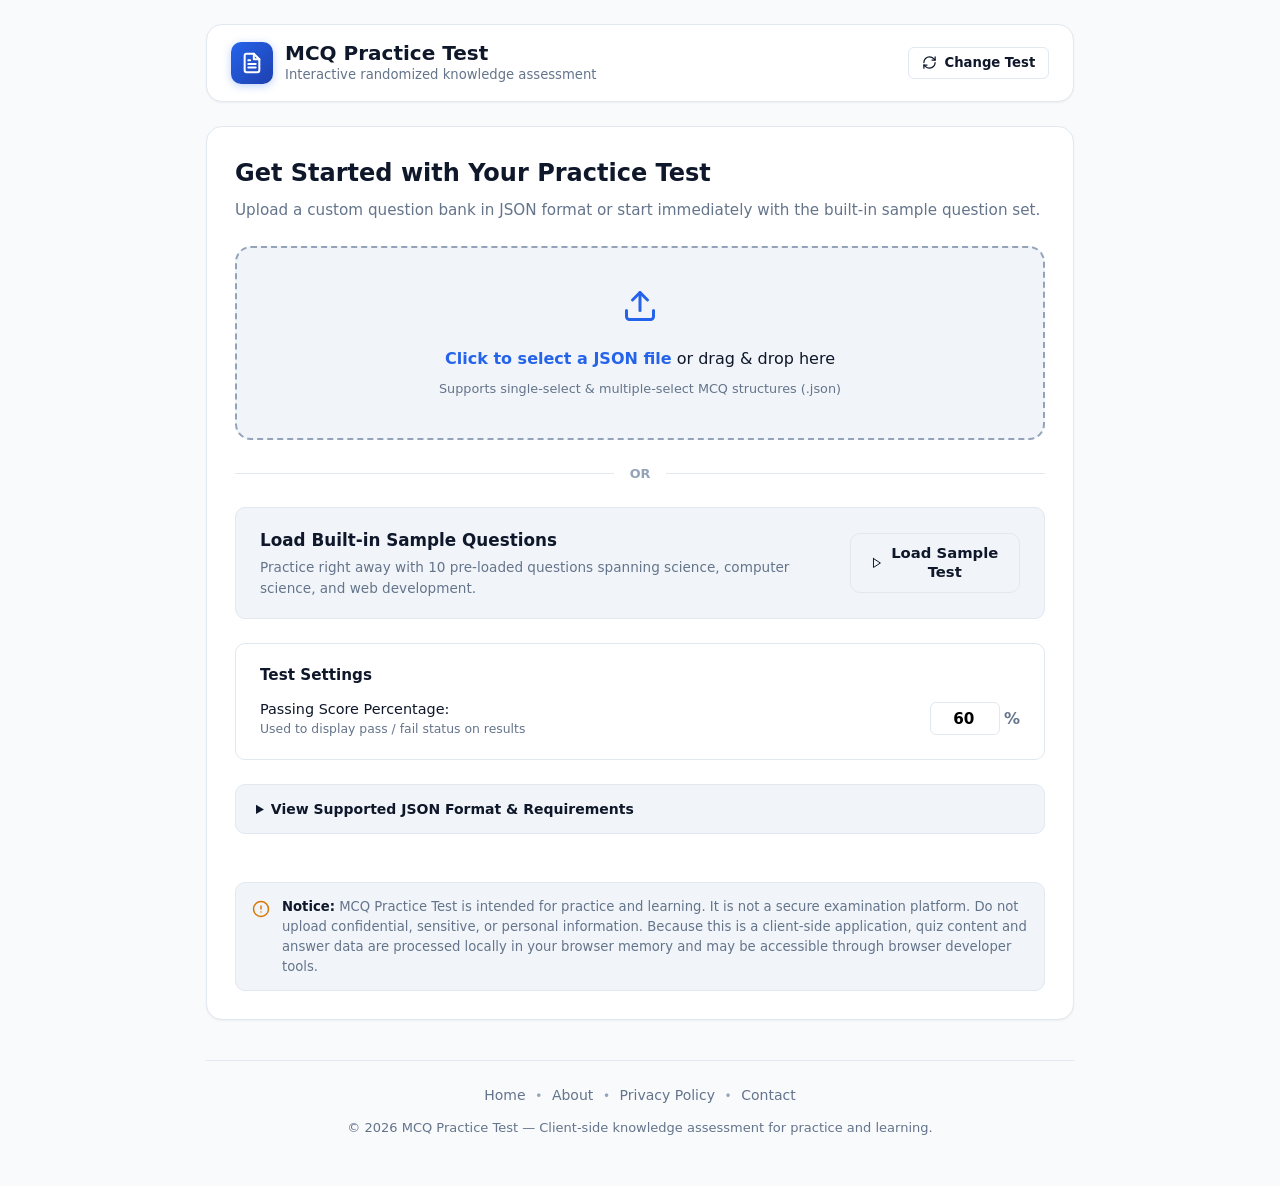
<file: index.html>
<!DOCTYPE html>
<html lang="en">
<head>
  <meta charset="UTF-8">
  <meta name="viewport" content="width=device-width, initial-scale=1.0">
  <title>MCQ Practice Test</title>

  <!-- Google tag (gtag.js) -->
  <script async src="https://www.googletagmanager.com/gtag/js?id=G-14VQH0M6HV"></script>
  <script>
    window.dataLayer = window.dataLayer || [];
    function gtag(){dataLayer.push(arguments);}
    gtag('js', new Date());

    gtag('config', 'G-14VQH0M6HV');
  </script>

  <link rel="stylesheet" href="style.css">
</head>
<body>
  <div class="app-container">
    <!-- Header -->
    <header class="app-header">
      <div class="header-content">
        <div class="brand">
          <div class="logo-icon" aria-hidden="true">
            <svg width="22" height="22" viewBox="0 0 24 24" fill="none" stroke="currentColor" stroke-width="2.2" stroke-linecap="round" stroke-linejoin="round">
              <path d="M14 2H6a2 2 0 0 0-2 2v16a2 2 0 0 0 2 2h12a2 2 0 0 0 2-2V8z"></path>
              <polyline points="14 2 14 8 20 8"></polyline>
              <line x1="16" y1="13" x2="8" y2="13"></line>
              <line x1="16" y1="17" x2="8" y2="17"></line>
              <polyline points="10 9 9 9 8 9"></polyline>
            </svg>
          </div>
          <div>
            <h1 class="app-title"><a href="index.html" class="brand-link">MCQ Practice Test</a></h1>
            <p class="app-subtitle" id="header-subtitle">Interactive randomized knowledge assessment</p>
          </div>
        </div>

        <div class="header-actions" id="header-actions">
          <button type="button" class="btn btn-outline btn-sm" id="btn-header-new" title="Load or choose a different question set">
            <svg width="15" height="15" viewBox="0 0 24 24" fill="none" stroke="currentColor" stroke-width="2" stroke-linecap="round" stroke-linejoin="round">
              <path d="M3 12a9 9 0 0 1 9-9 9.75 9.75 0 0 1 6.74 2.74L21 8"></path>
              <path d="M21 3v5h-5"></path>
              <path d="M21 12a9 9 0 0 1-9 9 9.75 9.75 0 0 1-6.74-2.74L3 16"></path>
              <path d="M8 16H3v5"></path>
            </svg>
            <span>Change Test</span>
          </button>
        </div>
      </div>
    </header>

    <!-- Main Content Area -->
    <main class="main-content">
      <!-- SCREEN 1: Setup / Upload Screen -->
      <section id="screen-setup" class="screen active" aria-labelledby="setup-heading">
        <div class="card setup-card">
          <div class="setup-header">
            <h2 id="setup-heading">Get Started with Your Practice Test</h2>
            <p>Upload a custom question bank in JSON format or start immediately with the built-in sample question set.</p>
          </div>

          <!-- Alert / Error message container -->
          <div id="setup-error" class="alert alert-danger" role="alert" style="display: none;">
            <div class="alert-icon" aria-hidden="true">
              <svg width="18" height="18" viewBox="0 0 24 24" fill="none" stroke="currentColor" stroke-width="2" stroke-linecap="round" stroke-linejoin="round">
                <circle cx="12" cy="12" r="10"></circle>
                <line x1="12" y1="8" x2="12" y2="12"></line>
                <line x1="12" y1="16" x2="12.01" y2="16"></line>
              </svg>
            </div>
            <div class="alert-content">
              <strong class="alert-title">Validation Error</strong>
              <div id="setup-error-message" class="alert-text"></div>
            </div>
          </div>

          <!-- File Upload Zone -->
          <div class="upload-zone" id="drop-zone" tabindex="0" role="button" aria-label="Upload JSON file. Click or drag and drop.">
            <input type="file" id="file-input" accept=".json,application/json" class="visually-hidden">
            <div class="upload-icon" aria-hidden="true">
              <svg width="36" height="36" viewBox="0 0 24 24" fill="none" stroke="currentColor" stroke-width="2" stroke-linecap="round" stroke-linejoin="round">
                <path d="M21 15v4a2 2 0 0 1-2 2H5a2 2 0 0 1-2-2v-4"></path>
                <polyline points="17 8 12 3 7 8"></polyline>
                <line x1="12" y1="3" x2="12" y2="15"></line>
              </svg>
            </div>
            <p class="upload-prompt"><strong>Click to select a JSON file</strong> or drag & drop here</p>
            <span class="upload-hint">Supports single-select & multiple-select MCQ structures (.json)</span>
          </div>

          <div class="divider"><span>OR</span></div>

          <!-- Quick Launch with Sample -->
          <div class="sample-launch-box">
            <div class="sample-info">
              <h3>Load Built-in Sample Questions</h3>
              <p>Practice right away with 10 pre-loaded questions spanning science, computer science, and web development.</p>
            </div>
            <button type="button" class="btn btn-secondary" id="btn-load-sample">
              <svg width="16" height="16" viewBox="0 0 24 24" fill="none" stroke="currentColor" stroke-width="2" stroke-linecap="round" stroke-linejoin="round">
                <polygon points="5 3 19 12 5 21 5 3"></polygon>
              </svg>
              <span>Load Sample Test</span>
            </button>
          </div>

          <!-- Test Settings -->
          <div class="settings-box">
            <h3 class="settings-title">Test Settings</h3>
            <div class="setting-item">
              <label for="pass-threshold" class="setting-label">
                <span>Passing Score Percentage:</span>
                <span class="setting-subtext">Used to display pass / fail status on results</span>
              </label>
              <div class="setting-control">
                <input type="number" id="pass-threshold" min="0" max="100" value="60" class="input-number">
                <span class="input-suffix">%</span>
              </div>
            </div>
          </div>

          <!-- Accordion / Format Guidelines -->
          <details class="json-schema-guide">
            <summary>View Supported JSON Format & Requirements</summary>
            <div class="schema-details">
              <p>Your JSON file should contain an array of question objects adhering to this structure:</p>
              <pre><code>[
  {
    "id": 1,
    "question": "What is the capital of France?",
    "type": "single",
    "options": [
      { "id": "A", "text": "Rome" },
      { "id": "B", "text": "Paris" },
      { "id": "C", "text": "Berlin" },
      { "id": "D", "text": "Madrid" }
    ],
    "answer": ["B"]
  },
  {
    "id": 2,
    "question": "Which are programming languages?",
    "type": "multiple",
    "options": [
      { "id": "A", "text": "Python" },
      { "id": "B", "text": "HTML" },
      { "id": "C", "text": "Java" },
      { "id": "D", "text": "CSS" }
    ],
    "answer": ["A", "C"]
  }
]</code></pre>
              <ul>
                <li><strong>type</strong>: <code>"single"</code> for one answer, <code>"multiple"</code> for one or more answers.</li>
                <li><strong>options</strong>: list of options with unique <code>id</code> and non-empty <code>text</code>.</li>
                <li><strong>answer</strong>: array containing the option IDs of all correct answers.</li>
              </ul>
              <p style="margin-top: 0.75rem; font-size: 0.85rem; color: var(--text-muted); line-height: 1.5;">
                <strong>Tip:</strong> Your results are evaluated using the answer key provided in your question bank. Please ensure the correct answer option IDs are specified in the <code>answer</code> field for each question.
              </p>
            </div>
          </details>

          <!-- Quiz Disclaimer -->
          <div class="quiz-disclaimer" role="note" aria-label="Practice disclaimer">
            <div class="disclaimer-icon" aria-hidden="true">
              <svg width="18" height="18" viewBox="0 0 24 24" fill="none" stroke="currentColor" stroke-width="2" stroke-linecap="round" stroke-linejoin="round">
                <circle cx="12" cy="12" r="10"></circle>
                <line x1="12" y1="8" x2="12" y2="12"></line>
                <line x1="12" y1="16" x2="12.01" y2="16"></line>
              </svg>
            </div>
            <p class="disclaimer-text">
              <strong>Notice:</strong> MCQ Practice Test is intended for practice and learning. It is not a secure examination platform. Do not upload confidential, sensitive, or personal information. Because this is a client-side application, quiz content and answer data are processed locally in your browser memory and may be accessible through browser developer tools.
            </p>
          </div>
        </div>
      </section>

      <!-- SCREEN 2: Quiz / Practice Screen -->
      <section id="screen-quiz" class="screen" aria-labelledby="quiz-question-title">
        <!-- Status Bar -->
        <div class="quiz-status-bar card">
          <div class="status-top">
            <div class="progress-label-wrap">
              <span class="badge badge-primary" id="quiz-progress-text">Question 1 of 10</span>
              <span class="text-muted" id="quiz-answered-count">0 of 10 answered</span>
            </div>
            <div class="status-actions">
              <button type="button" class="btn btn-ghost btn-sm" id="btn-toggle-nav" aria-expanded="false" aria-controls="quiz-navigator">
                <svg width="16" height="16" viewBox="0 0 24 24" fill="none" stroke="currentColor" stroke-width="2" stroke-linecap="round" stroke-linejoin="round">
                  <rect x="3" y="3" width="7" height="7"></rect>
                  <rect x="14" y="3" width="7" height="7"></rect>
                  <rect x="14" y="14" width="7" height="7"></rect>
                  <rect x="3" y="14" width="7" height="7"></rect>
                </svg>
                <span>Question Overview</span>
              </button>
            </div>
          </div>
          <!-- Progress bar -->
          <div class="progress-bar-track" role="progressbar" aria-valuenow="10" aria-valuemin="0" aria-valuemax="100">
            <div class="progress-bar-fill" id="quiz-progress-fill" style="width: 10%;"></div>
          </div>
        </div>

        <!-- Question Navigator Drawer (grid of question numbers) -->
        <div class="quiz-navigator card" id="quiz-navigator" style="display: none;">
          <div class="navigator-header">
            <h4>Question Navigator</h4>
            <div class="navigator-legend">
              <span class="legend-item"><span class="legend-dot current"></span> Current</span>
              <span class="legend-item"><span class="legend-dot answered"></span> Answered</span>
              <span class="legend-item"><span class="legend-dot unanswered"></span> Unanswered</span>
            </div>
          </div>
          <div class="navigator-grid" id="navigator-grid" role="navigation" aria-label="Question selection grid">
            <!-- Dynamically populated question chips -->
          </div>
        </div>

        <!-- Question Presentation Card -->
        <div class="card question-card">
          <div class="question-header">
            <div class="type-indicator-wrap">
              <span class="badge" id="question-type-badge">Single Choice</span>
              <span class="type-hint" id="question-type-hint">Choose 1 answer</span>
            </div>
            <button type="button" class="btn btn-ghost btn-sm btn-clear-selection" id="btn-clear-selection" title="Clear current answer choice">
              Clear choice
            </button>
          </div>

          <h2 class="question-text" id="quiz-question-title">Loading question...</h2>

          <!-- Options Container -->
          <div class="options-container" id="quiz-options-container" role="group" aria-label="Answer options">
            <!-- Dynamically generated option cards -->
          </div>

          <!-- Bottom Navigation Bar -->
          <div class="question-footer">
            <button type="button" class="btn btn-secondary" id="btn-prev-question" disabled>
              <svg width="16" height="16" viewBox="0 0 24 24" fill="none" stroke="currentColor" stroke-width="2" stroke-linecap="round" stroke-linejoin="round">
                <polyline points="15 18 9 12 15 6"></polyline>
              </svg>
              <span>Previous</span>
            </button>

            <div class="footer-center">
              <span class="keyboard-tip">Tip: Use Arrow keys to navigate, Space to select</span>
            </div>

            <div class="footer-next-group">
              <button type="button" class="btn btn-primary" id="btn-next-question">
                <span>Next</span>
                <svg width="16" height="16" viewBox="0 0 24 24" fill="none" stroke="currentColor" stroke-width="2" stroke-linecap="round" stroke-linejoin="round">
                  <polyline points="9 18 15 12 9 6"></polyline>
                </svg>
              </button>
              <button type="button" class="btn btn-success" id="btn-submit-test" style="display: none;">
                <svg width="16" height="16" viewBox="0 0 24 24" fill="none" stroke="currentColor" stroke-width="2" stroke-linecap="round" stroke-linejoin="round">
                  <path d="M22 11.08V12a10 10 0 1 1-5.93-9.14"></path>
                  <polyline points="22 4 12 14.01 9 11.01"></polyline>
                </svg>
                <span>Submit Test</span>
              </button>
            </div>
          </div>
        </div>
      </section>

      <!-- SCREEN 3: Results Screen -->
      <section id="screen-results" class="screen" aria-labelledby="results-heading">
        <div class="card results-card">
          <div class="results-hero">
            <div class="score-circle" id="score-circle">
              <div class="score-number" id="result-score-percent">0%</div>
              <div class="score-label">Final Score</div>
            </div>

            <h2 id="results-heading" class="results-title">Test Completed!</h2>
            <div id="result-status-badge" class="badge badge-lg">Passed</div>
            <p class="results-feedback" id="result-feedback-text">Review your performance breakdown below.</p>
          </div>

          <!-- Stats Grid -->
          <div class="stats-grid">
            <div class="stat-card">
              <div class="stat-icon icon-total" aria-hidden="true">
                <svg width="20" height="20" viewBox="0 0 24 24" fill="none" stroke="currentColor" stroke-width="2" stroke-linecap="round" stroke-linejoin="round">
                  <circle cx="12" cy="12" r="10"></circle>
                  <line x1="12" y1="16" x2="12" y2="12"></line>
                  <line x1="12" y1="8" x2="12.01" y2="8"></line>
                </svg>
              </div>
              <div class="stat-value" id="stat-total">0</div>
              <div class="stat-name">Total Questions</div>
            </div>

            <div class="stat-card">
              <div class="stat-icon icon-correct" aria-hidden="true">
                <svg width="20" height="20" viewBox="0 0 24 24" fill="none" stroke="currentColor" stroke-width="2" stroke-linecap="round" stroke-linejoin="round">
                  <polyline points="20 6 9 17 4 12"></polyline>
                </svg>
              </div>
              <div class="stat-value text-success" id="stat-correct">0</div>
              <div class="stat-name">Correct Answers</div>
            </div>

            <div class="stat-card">
              <div class="stat-icon icon-incorrect" aria-hidden="true">
                <svg width="20" height="20" viewBox="0 0 24 24" fill="none" stroke="currentColor" stroke-width="2" stroke-linecap="round" stroke-linejoin="round">
                  <line x1="18" y1="6" x2="6" y2="18"></line>
                  <line x1="6" y1="6" x2="18" y2="18"></line>
                </svg>
              </div>
              <div class="stat-value text-danger" id="stat-incorrect">0</div>
              <div class="stat-name">Incorrect Answers</div>
            </div>

            <div class="stat-card">
              <div class="stat-icon icon-unanswered" aria-hidden="true">
                <svg width="20" height="20" viewBox="0 0 24 24" fill="none" stroke="currentColor" stroke-width="2" stroke-linecap="round" stroke-linejoin="round">
                  <circle cx="12" cy="12" r="10"></circle>
                  <line x1="8" y1="12" x2="16" y2="12"></line>
                </svg>
              </div>
              <div class="stat-value text-muted" id="stat-unanswered">0</div>
              <div class="stat-name">Unanswered</div>
            </div>
          </div>

          <!-- Result Actions -->
          <div class="results-actions">
            <button type="button" class="btn btn-primary" id="btn-view-review">
              <svg width="16" height="16" viewBox="0 0 24 24" fill="none" stroke="currentColor" stroke-width="2" stroke-linecap="round" stroke-linejoin="round">
                <path d="M1 12s4-8 11-8 11 8 11 8-4 8-11 8-11-8-11-8z"></path>
                <circle cx="12" cy="12" r="3"></circle>
              </svg>
              <span>Review Detailed Answers</span>
            </button>

            <button type="button" class="btn btn-outline" id="btn-retry-incorrect">
              <svg width="16" height="16" viewBox="0 0 24 24" fill="none" stroke="currentColor" stroke-width="2" stroke-linecap="round" stroke-linejoin="round">
                <path d="M1 4v6h6"></path>
                <path d="M3.51 15a9 9 0 1 0 2.13-9.36L1 10"></path>
              </svg>
              <span>Retry Incorrect Questions</span>
            </button>

            <button type="button" class="btn btn-secondary" id="btn-restart-all">
              <svg width="16" height="16" viewBox="0 0 24 24" fill="none" stroke="currentColor" stroke-width="2" stroke-linecap="round" stroke-linejoin="round">
                <path d="M21.5 2v6h-6"></path>
                <path d="M21.34 15.57a10 10 0 1 1-.57-8.38l5.67-5.67"></path>
              </svg>
              <span>Restart Full Test (Reshuffled)</span>
            </button>
          </div>
        </div>
      </section>

      <!-- SCREEN 4: Review Screen -->
      <section id="screen-review" class="screen" aria-labelledby="review-heading">
        <div class="review-header-bar card">
          <div class="review-header-info">
            <h2 id="review-heading">Question Review</h2>
            <p>Compare your answers with the correct solutions.</p>
          </div>

          <!-- Filter buttons -->
          <div class="review-filters" role="tablist" aria-label="Filter review questions">
            <button type="button" class="filter-tab active" data-filter="all" role="tab" aria-selected="true">
              All (<span id="filter-count-all">0</span>)
            </button>
            <button type="button" class="filter-tab" data-filter="incorrect" role="tab" aria-selected="false">
              Incorrect / Missed (<span id="filter-count-incorrect">0</span>)
            </button>
            <button type="button" class="filter-tab" data-filter="correct" role="tab" aria-selected="false">
              Correct (<span id="filter-count-correct">0</span>)
            </button>
          </div>
        </div>

        <!-- Review Question Cards List -->
        <div class="review-list" id="review-list-container">
          <!-- Dynamically populated review cards -->
        </div>

        <!-- Sticky or bottom action bar in review -->
        <div class="review-footer-bar card">
          <button type="button" class="btn btn-secondary" id="btn-review-back-results">
            <svg width="16" height="16" viewBox="0 0 24 24" fill="none" stroke="currentColor" stroke-width="2" stroke-linecap="round" stroke-linejoin="round">
              <polyline points="15 18 9 12 15 6"></polyline>
            </svg>
            <span>Back to Scorecard</span>
          </button>
          <div class="review-footer-right">
            <button type="button" class="btn btn-outline" id="btn-review-retry-incorrect">
              Retry Incorrect Questions
            </button>
            <button type="button" class="btn btn-primary" id="btn-review-restart-all">
              Restart Full Test (Reshuffled)
            </button>
          </div>
        </div>
      </section>
    </main>

    <!-- Footer -->
    <footer class="app-footer">
      <div class="footer-content">
        <nav class="footer-nav" aria-label="Footer Navigation">
          <a href="index.html" class="footer-link">Home</a>
          <span class="footer-sep" aria-hidden="true">&bull;</span>
          <a href="about.html" class="footer-link">About</a>
          <span class="footer-sep" aria-hidden="true">&bull;</span>
          <a href="privacy.html" class="footer-link">Privacy Policy</a>
          <span class="footer-sep" aria-hidden="true">&bull;</span>
          <a href="about.html#contact" class="footer-link">Contact</a>
        </nav>
        <p class="footer-text">
          &copy; 2026 MCQ Practice Test &mdash; Client-side knowledge assessment for practice and learning.
        </p>
      </div>
    </footer>

    <!-- Modal: Confirmation for Unanswered Questions -->
    <div class="modal-backdrop" id="modal-unanswered" role="dialog" aria-modal="true" aria-labelledby="modal-unanswered-title" style="display: none;">
      <div class="modal-card">
        <div class="modal-header">
          <div class="modal-icon icon-warning" aria-hidden="true">
            <svg width="24" height="24" viewBox="0 0 24 24" fill="none" stroke="currentColor" stroke-width="2" stroke-linecap="round" stroke-linejoin="round">
              <path d="M10.29 3.86L1.82 18a2 2 0 0 0 1.71 3h16.94a2 2 0 0 0 1.71-3L13.71 3.86a2 2 0 0 0-3.42 0z"></path>
              <line x1="12" y1="9" x2="12" y2="13"></line>
              <line x1="12" y1="17" x2="12.01" y2="17"></line>
            </svg>
          </div>
          <h3 id="modal-unanswered-title">Unanswered Questions Remaining</h3>
        </div>
        <div class="modal-body">
          <p id="modal-unanswered-message">
            You still have <strong><span id="modal-unanswered-count">0</span></strong> unanswered questions out of <span id="modal-total-count">0</span>.
          </p>
          <p class="modal-subtext">Unanswered questions will be scored as 0 points. Would you like to review them first or submit now?</p>
          <div class="modal-unanswered-chips" id="modal-unanswered-chips">
            <!-- Chips with numbers of unanswered questions -->
          </div>
        </div>
        <div class="modal-footer">
          <button type="button" class="btn btn-outline" id="btn-modal-cancel">Keep Practicing</button>
          <button type="button" class="btn btn-secondary" id="btn-modal-goto-unanswered">Go to First Unanswered</button>
          <button type="button" class="btn btn-danger" id="btn-modal-confirm-submit">Submit Anyway</button>
        </div>
      </div>
    </div>
  </div>

  <script src="script.js"></script>
</body>
</html>
</file>
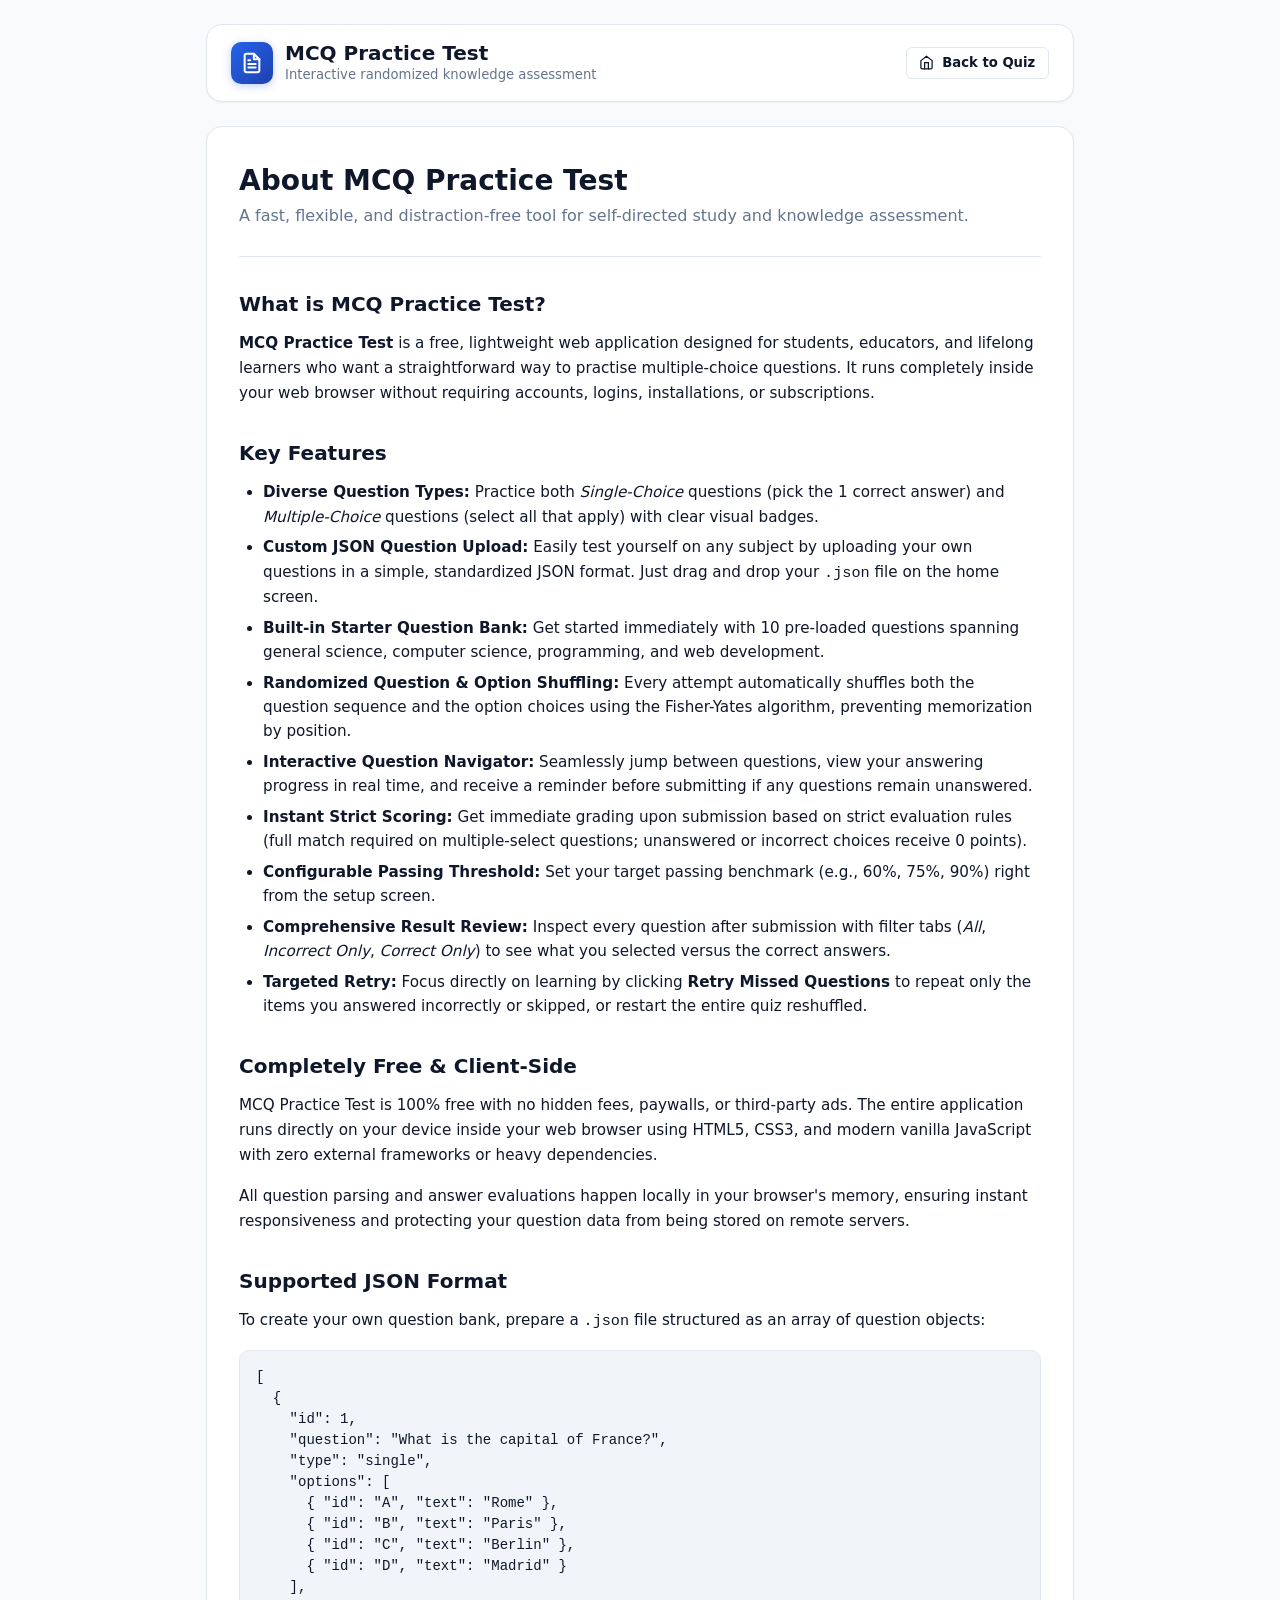
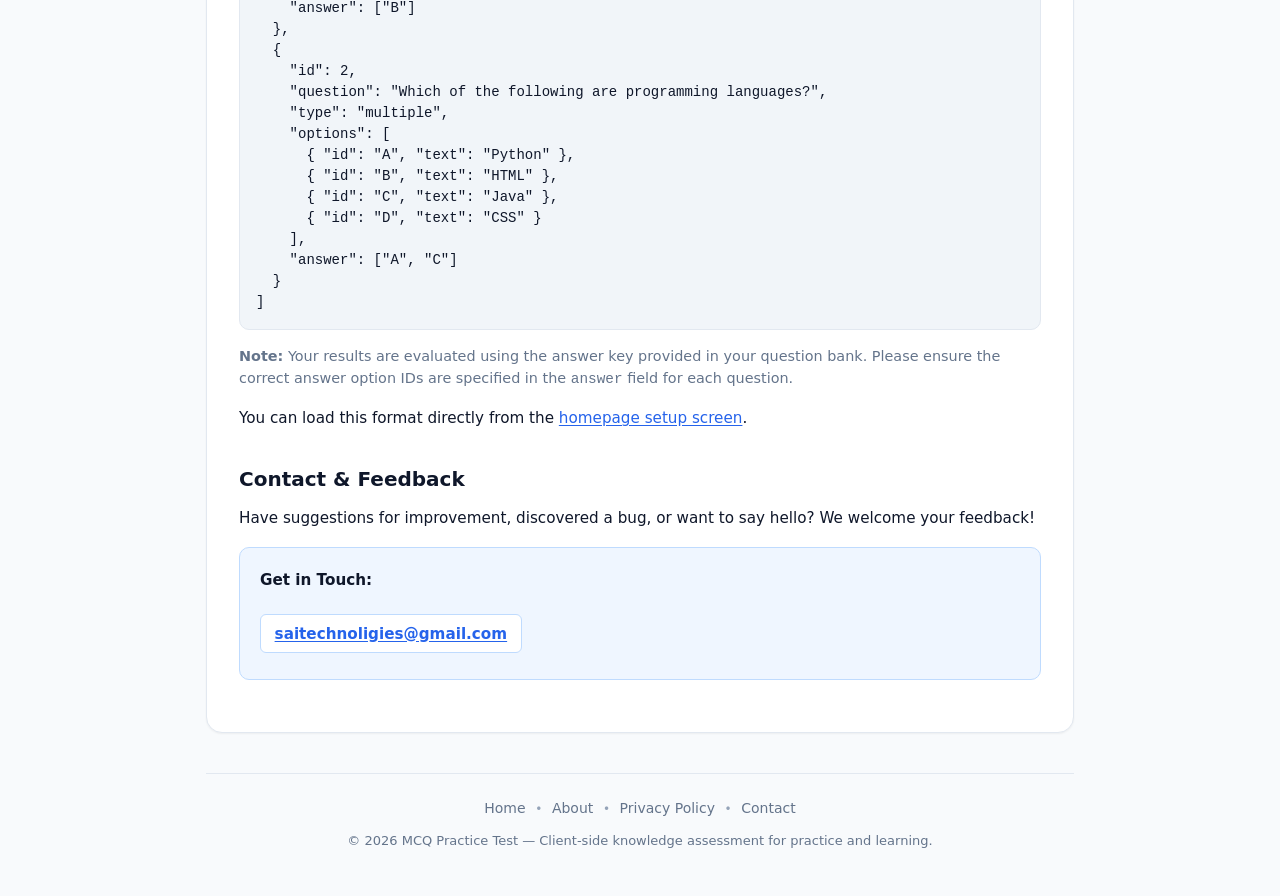
<file: about.html>
<!DOCTYPE html>
<html lang="en">
<head>
  <meta charset="UTF-8">
  <meta name="viewport" content="width=device-width, initial-scale=1.0">
  <title>About - MCQ Practice Test</title>
  <meta name="description" content="Learn about MCQ Practice Test, a free, browser-based, randomized quiz practice tool with instant scoring, error review, and custom JSON question bank support.">

  <!-- Google tag (gtag.js) -->
  <script async src="https://www.googletagmanager.com/gtag/js?id=G-14VQH0M6HV"></script>
  <script>
    window.dataLayer = window.dataLayer || [];
    function gtag(){dataLayer.push(arguments);}
    gtag('js', new Date());

    gtag('config', 'G-14VQH0M6HV');
  </script>

  <link rel="stylesheet" href="style.css">
</head>
<body>
  <div class="app-container">
    <!-- Header -->
    <header class="app-header">
      <div class="header-content">
        <div class="brand">
          <div class="logo-icon" aria-hidden="true">
            <svg width="22" height="22" viewBox="0 0 24 24" fill="none" stroke="currentColor" stroke-width="2.2" stroke-linecap="round" stroke-linejoin="round">
              <path d="M14 2H6a2 2 0 0 0-2 2v16a2 2 0 0 0 2 2h12a2 2 0 0 0 2-2V8z"></path>
              <polyline points="14 2 14 8 20 8"></polyline>
              <line x1="16" y1="13" x2="8" y2="13"></line>
              <line x1="16" y1="17" x2="8" y2="17"></line>
              <polyline points="10 9 9 9 8 9"></polyline>
            </svg>
          </div>
          <div>
            <h1 class="app-title"><a href="index.html" class="brand-link">MCQ Practice Test</a></h1>
            <p class="app-subtitle">Interactive randomized knowledge assessment</p>
          </div>
        </div>

        <div class="header-back-action">
          <a href="index.html" class="btn btn-outline btn-sm" title="Return to quiz practice">
            <svg width="15" height="15" viewBox="0 0 24 24" fill="none" stroke="currentColor" stroke-width="2" stroke-linecap="round" stroke-linejoin="round">
              <path d="M3 9l9-7 9 7v11a2 2 0 0 1-2 2H5a2 2 0 0 1-2-2z"></path>
              <polyline points="9 22 9 12 15 12 15 22"></polyline>
            </svg>
            <span>Back to Quiz</span>
          </a>
        </div>
      </div>
    </header>

    <!-- Main Content Area -->
    <main class="main-content">
      <article class="content-card">
        <header class="content-header">
          <h1 class="content-title">About MCQ Practice Test</h1>
          <p class="content-subtitle">A fast, flexible, and distraction-free tool for self-directed study and knowledge assessment.</p>
        </header>

        <div class="content-body">
          <h2>What is MCQ Practice Test?</h2>
          <p>
            <strong>MCQ Practice Test</strong> is a free, lightweight web application designed for students, educators, and lifelong learners who want a straightforward way to practise multiple-choice questions. It runs completely inside your web browser without requiring accounts, logins, installations, or subscriptions.
          </p>

          <h2>Key Features</h2>
          <ul>
            <li>
              <strong>Diverse Question Types:</strong> Practice both <em>Single-Choice</em> questions (pick the 1 correct answer) and <em>Multiple-Choice</em> questions (select all that apply) with clear visual badges.
            </li>
            <li>
              <strong>Custom JSON Question Upload:</strong> Easily test yourself on any subject by uploading your own questions in a simple, standardized JSON format. Just drag and drop your <code>.json</code> file on the home screen.
            </li>
            <li>
              <strong>Built-in Starter Question Bank:</strong> Get started immediately with 10 pre-loaded questions spanning general science, computer science, programming, and web development.
            </li>
            <li>
              <strong>Randomized Question &amp; Option Shuffling:</strong> Every attempt automatically shuffles both the question sequence and the option choices using the Fisher-Yates algorithm, preventing memorization by position.
            </li>
            <li>
              <strong>Interactive Question Navigator:</strong> Seamlessly jump between questions, view your answering progress in real time, and receive a reminder before submitting if any questions remain unanswered.
            </li>
            <li>
              <strong>Instant Strict Scoring:</strong> Get immediate grading upon submission based on strict evaluation rules (full match required on multiple-select questions; unanswered or incorrect choices receive 0 points).
            </li>
            <li>
              <strong>Configurable Passing Threshold:</strong> Set your target passing benchmark (e.g., 60%, 75%, 90%) right from the setup screen.
            </li>
            <li>
              <strong>Comprehensive Result Review:</strong> Inspect every question after submission with filter tabs (<em>All</em>, <em>Incorrect Only</em>, <em>Correct Only</em>) to see what you selected versus the correct answers.
            </li>
            <li>
              <strong>Targeted Retry:</strong> Focus directly on learning by clicking <strong>Retry Missed Questions</strong> to repeat only the items you answered incorrectly or skipped, or restart the entire quiz reshuffled.
            </li>
          </ul>

          <h2>Completely Free &amp; Client-Side</h2>
          <p>
            MCQ Practice Test is 100% free with no hidden fees, paywalls, or third-party ads. The entire application runs directly on your device inside your web browser using HTML5, CSS3, and modern vanilla JavaScript with zero external frameworks or heavy dependencies.
          </p>
          <p>
            All question parsing and answer evaluations happen locally in your browser's memory, ensuring instant responsiveness and protecting your question data from being stored on remote servers.
          </p>

          <h2>Supported JSON Format</h2>
          <p>
            To create your own question bank, prepare a <code>.json</code> file structured as an array of question objects:
          </p>
          <pre style="background: var(--surface-alt); border: 1px solid var(--border); border-radius: var(--radius-md); padding: 1rem; overflow-x: auto; font-size: 0.875rem; margin-bottom: 1rem;"><code>[
  {
    "id": 1,
    "question": "What is the capital of France?",
    "type": "single",
    "options": [
      { "id": "A", "text": "Rome" },
      { "id": "B", "text": "Paris" },
      { "id": "C", "text": "Berlin" },
      { "id": "D", "text": "Madrid" }
    ],
    "answer": ["B"]
  },
  {
    "id": 2,
    "question": "Which of the following are programming languages?",
    "type": "multiple",
    "options": [
      { "id": "A", "text": "Python" },
      { "id": "B", "text": "HTML" },
      { "id": "C", "text": "Java" },
      { "id": "D", "text": "CSS" }
    ],
    "answer": ["A", "C"]
  }
]</code></pre>
          <p style="color: var(--text-muted); font-size: 0.9rem; line-height: 1.5;">
            <strong>Note:</strong> Your results are evaluated using the answer key provided in your question bank. Please ensure the correct answer option IDs are specified in the <code>answer</code> field for each question.
          </p>
          <p>
            You can load this format directly from the <a href="index.html">homepage setup screen</a>.
          </p>

          <h2 id="contact">Contact &amp; Feedback</h2>
          <p>
            Have suggestions for improvement, discovered a bug, or want to say hello? We welcome your feedback!
          </p>
          <div class="contact-box">
            <p><strong>Get in Touch:</strong></p>
            <a href="mailto:saitechnoligies@gmail.com" class="contact-email-link">saitechnoligies@gmail.com</a>
          </div>
        </div>
      </article>
    </main>

    <!-- Footer -->
    <footer class="app-footer">
      <div class="footer-content">
        <nav class="footer-nav" aria-label="Footer Navigation">
          <a href="index.html" class="footer-link">Home</a>
          <span class="footer-sep" aria-hidden="true">&bull;</span>
          <a href="about.html" class="footer-link">About</a>
          <span class="footer-sep" aria-hidden="true">&bull;</span>
          <a href="privacy.html" class="footer-link">Privacy Policy</a>
          <span class="footer-sep" aria-hidden="true">&bull;</span>
          <a href="about.html#contact" class="footer-link">Contact</a>
        </nav>
        <p class="footer-text">
          &copy; 2026 MCQ Practice Test &mdash; Client-side knowledge assessment for practice and learning.
        </p>
      </div>
    </footer>
  </div>
</body>
</html>
</file>
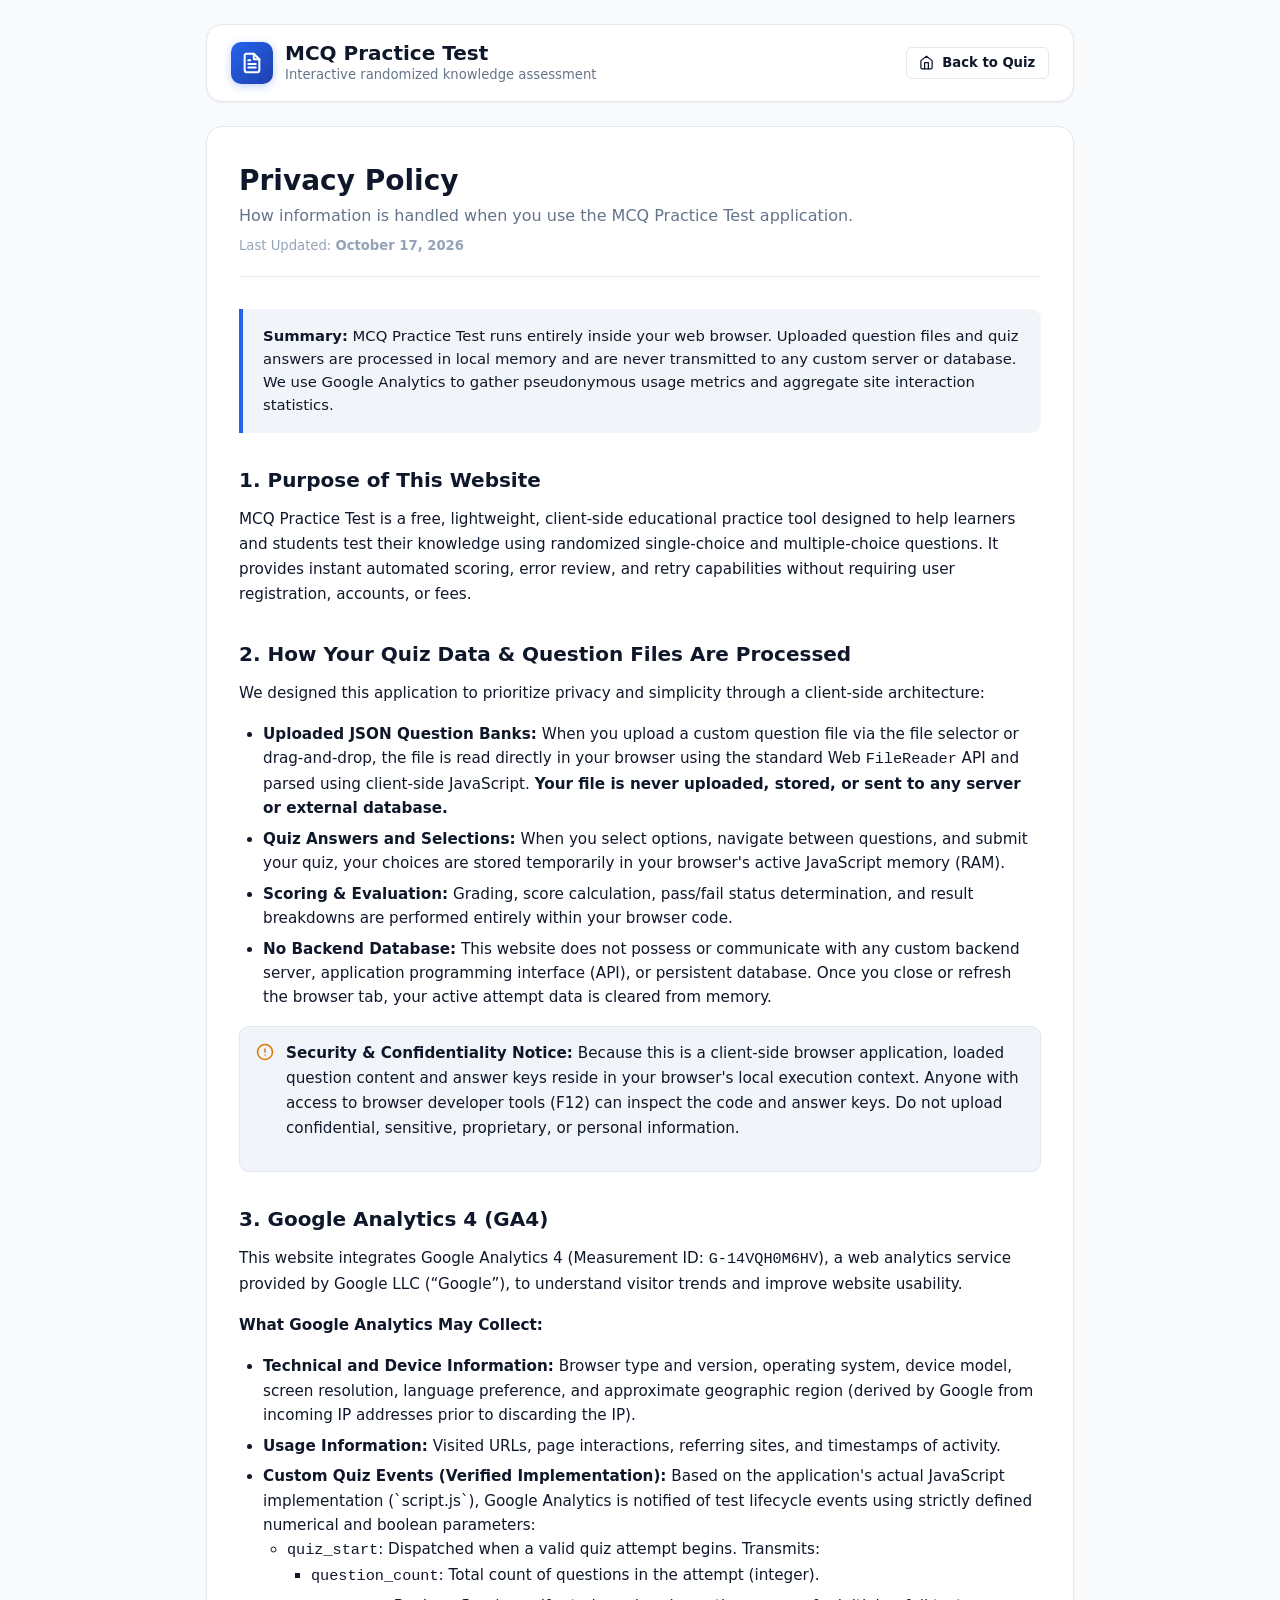
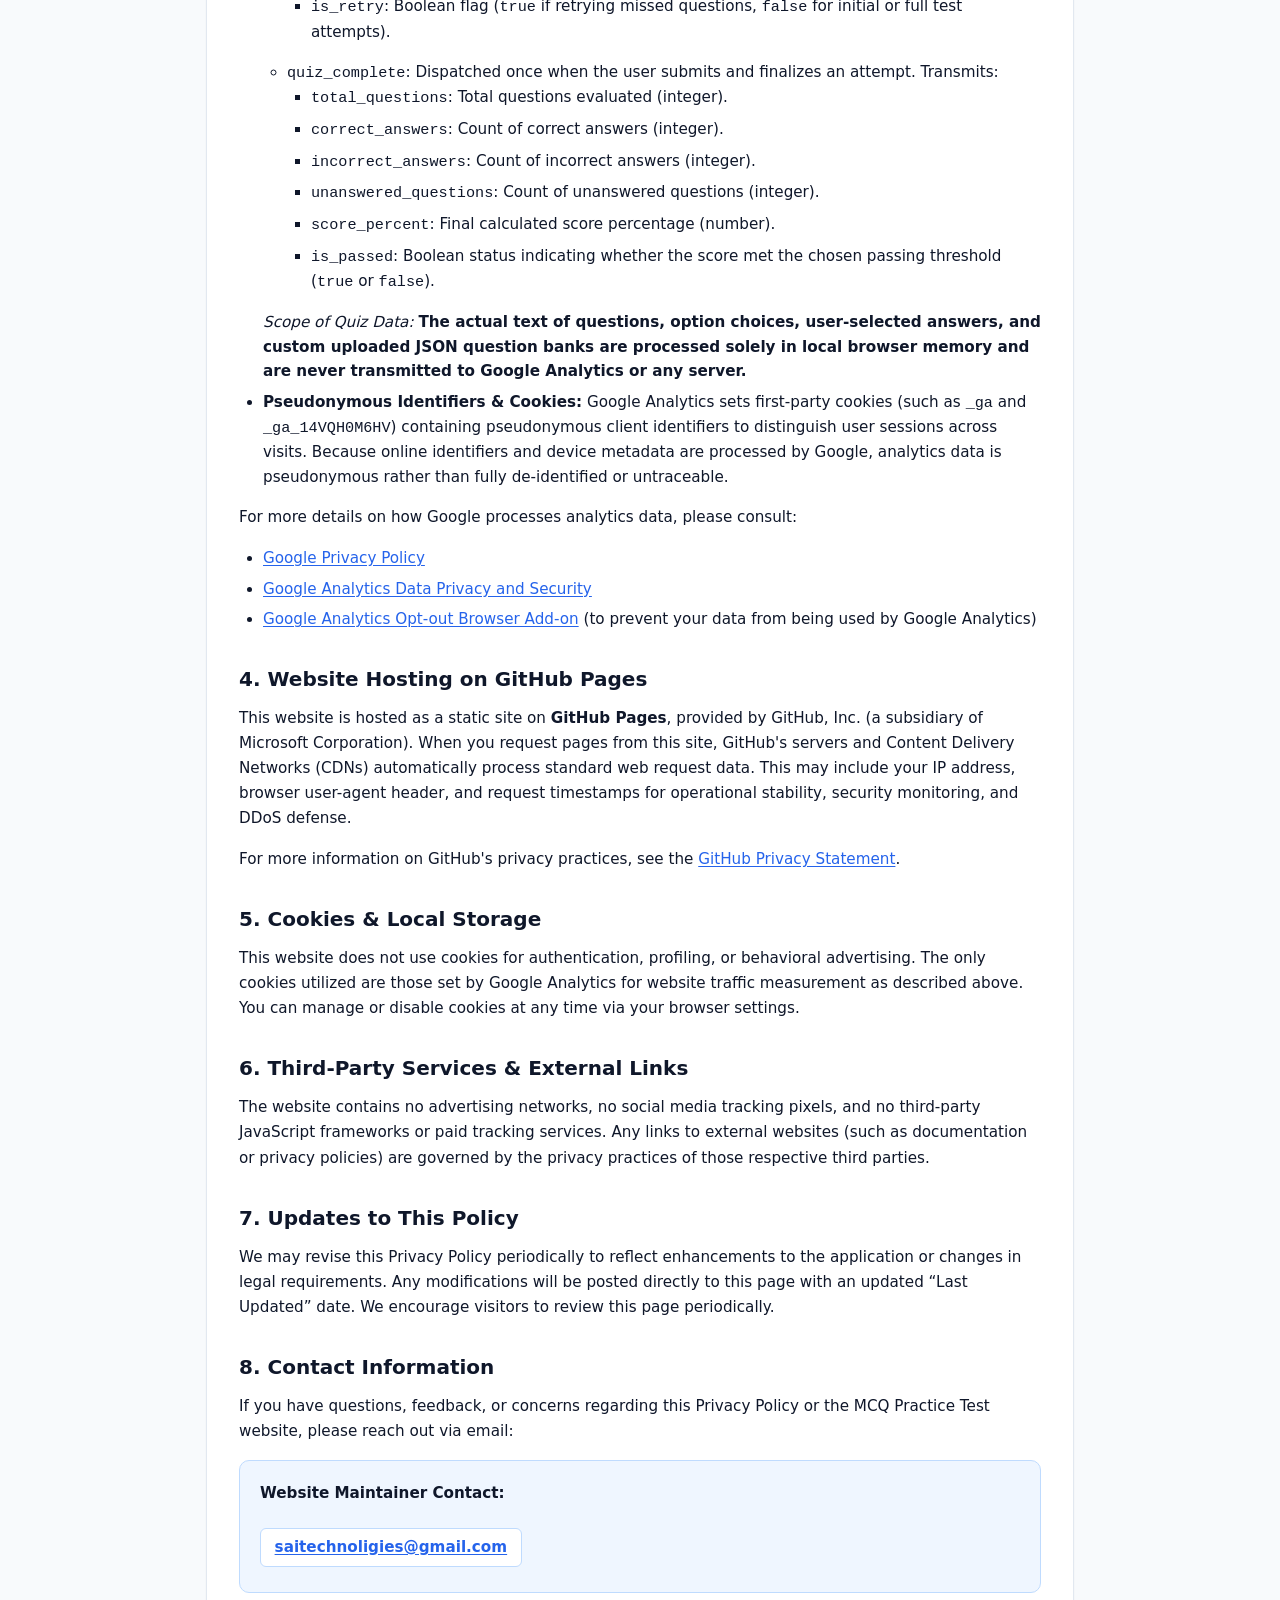
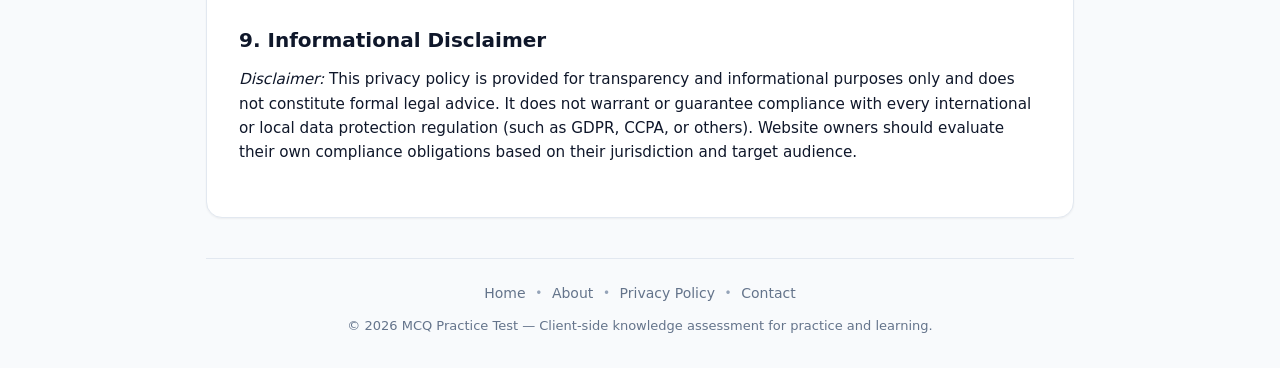
<file: privacy.html>
<!DOCTYPE html>
<html lang="en">
<head>
  <meta charset="UTF-8">
  <meta name="viewport" content="width=device-width, initial-scale=1.0">
  <title>Privacy Policy - MCQ Practice Test</title>
  <meta name="description" content="Privacy Policy for MCQ Practice Test detailing local client-side data handling, Google Analytics usage, and hosting on GitHub Pages.">

  <!-- Google tag (gtag.js) -->
  <script async src="https://www.googletagmanager.com/gtag/js?id=G-14VQH0M6HV"></script>
  <script>
    window.dataLayer = window.dataLayer || [];
    function gtag(){dataLayer.push(arguments);}
    gtag('js', new Date());

    gtag('config', 'G-14VQH0M6HV');
  </script>

  <link rel="stylesheet" href="style.css">
</head>
<body>
  <div class="app-container">
    <!-- Header -->
    <header class="app-header">
      <div class="header-content">
        <div class="brand">
          <div class="logo-icon" aria-hidden="true">
            <svg width="22" height="22" viewBox="0 0 24 24" fill="none" stroke="currentColor" stroke-width="2.2" stroke-linecap="round" stroke-linejoin="round">
              <path d="M14 2H6a2 2 0 0 0-2 2v16a2 2 0 0 0 2 2h12a2 2 0 0 0 2-2V8z"></path>
              <polyline points="14 2 14 8 20 8"></polyline>
              <line x1="16" y1="13" x2="8" y2="13"></line>
              <line x1="16" y1="17" x2="8" y2="17"></line>
              <polyline points="10 9 9 9 8 9"></polyline>
            </svg>
          </div>
          <div>
            <h1 class="app-title"><a href="index.html" class="brand-link">MCQ Practice Test</a></h1>
            <p class="app-subtitle">Interactive randomized knowledge assessment</p>
          </div>
        </div>

        <div class="header-back-action">
          <a href="index.html" class="btn btn-outline btn-sm" title="Return to quiz practice">
            <svg width="15" height="15" viewBox="0 0 24 24" fill="none" stroke="currentColor" stroke-width="2" stroke-linecap="round" stroke-linejoin="round">
              <path d="M3 9l9-7 9 7v11a2 2 0 0 1-2 2H5a2 2 0 0 1-2-2z"></path>
              <polyline points="9 22 9 12 15 12 15 22"></polyline>
            </svg>
            <span>Back to Quiz</span>
          </a>
        </div>
      </div>
    </header>

    <!-- Main Content Area -->
    <main class="main-content">
      <article class="content-card">
        <header class="content-header">
          <h1 class="content-title">Privacy Policy</h1>
          <p class="content-subtitle">How information is handled when you use the MCQ Practice Test application.</p>
          <div class="content-meta">
            <span>Last Updated: <strong>October 17, 2026</strong></span>
          </div>
        </header>

        <div class="content-body">
          <div class="content-callout">
            <strong>Summary:</strong> MCQ Practice Test runs entirely inside your web browser. Uploaded question files and quiz answers are processed in local memory and are never transmitted to any custom server or database. We use Google Analytics to gather pseudonymous usage metrics and aggregate site interaction statistics.
          </div>

          <h2>1. Purpose of This Website</h2>
          <p>
            MCQ Practice Test is a free, lightweight, client-side educational practice tool designed to help learners and students test their knowledge using randomized single-choice and multiple-choice questions. It provides instant automated scoring, error review, and retry capabilities without requiring user registration, accounts, or fees.
          </p>

          <h2>2. How Your Quiz Data &amp; Question Files Are Processed</h2>
          <p>
            We designed this application to prioritize privacy and simplicity through a client-side architecture:
          </p>
          <ul>
            <li>
              <strong>Uploaded JSON Question Banks:</strong> When you upload a custom question file via the file selector or drag-and-drop, the file is read directly in your browser using the standard Web <code>FileReader</code> API and parsed using client-side JavaScript. <strong>Your file is never uploaded, stored, or sent to any server or external database.</strong>
            </li>
            <li>
              <strong>Quiz Answers and Selections:</strong> When you select options, navigate between questions, and submit your quiz, your choices are stored temporarily in your browser's active JavaScript memory (RAM).
            </li>
            <li>
              <strong>Scoring &amp; Evaluation:</strong> Grading, score calculation, pass/fail status determination, and result breakdowns are performed entirely within your browser code.
            </li>
            <li>
              <strong>No Backend Database:</strong> This website does not possess or communicate with any custom backend server, application programming interface (API), or persistent database. Once you close or refresh the browser tab, your active attempt data is cleared from memory.
            </li>
          </ul>

          <div class="quiz-disclaimer" style="margin-top: 1rem; margin-bottom: 1.5rem;">
            <div class="disclaimer-icon" aria-hidden="true">
              <svg width="18" height="18" viewBox="0 0 24 24" fill="none" stroke="currentColor" stroke-width="2" stroke-linecap="round" stroke-linejoin="round">
                <circle cx="12" cy="12" r="10"></circle>
                <line x1="12" y1="8" x2="12" y2="12"></line>
                <line x1="12" y1="16" x2="12.01" y2="16"></line>
              </svg>
            </div>
            <p class="disclaimer-text">
              <strong>Security &amp; Confidentiality Notice:</strong> Because this is a client-side browser application, loaded question content and answer keys reside in your browser's local execution context. Anyone with access to browser developer tools (F12) can inspect the code and answer keys. Do not upload confidential, sensitive, proprietary, or personal information.
            </p>
          </div>

          <h2>3. Google Analytics 4 (GA4)</h2>
          <p>
            This website integrates Google Analytics 4 (Measurement ID: <code>G-14VQH0M6HV</code>), a web analytics service provided by Google LLC (&ldquo;Google&rdquo;), to understand visitor trends and improve website usability.
          </p>
          <p>
            <strong>What Google Analytics May Collect:</strong>
          </p>
          <ul>
            <li><strong>Technical and Device Information:</strong> Browser type and version, operating system, device model, screen resolution, language preference, and approximate geographic region (derived by Google from incoming IP addresses prior to discarding the IP).</li>
            <li><strong>Usage Information:</strong> Visited URLs, page interactions, referring sites, and timestamps of activity.</li>
            <li><strong>Custom Quiz Events (Verified Implementation):</strong> Based on the application's actual JavaScript implementation (`script.js`), Google Analytics is notified of test lifecycle events using strictly defined numerical and boolean parameters:
              <ul>
                <li><code>quiz_start</code>: Dispatched when a valid quiz attempt begins. Transmits:
                  <ul>
                    <li><code>question_count</code>: Total count of questions in the attempt (integer).</li>
                    <li><code>is_retry</code>: Boolean flag (<code>true</code> if retrying missed questions, <code>false</code> for initial or full test attempts).</li>
                  </ul>
                </li>
                <li><code>quiz_complete</code>: Dispatched once when the user submits and finalizes an attempt. Transmits:
                  <ul>
                    <li><code>total_questions</code>: Total questions evaluated (integer).</li>
                    <li><code>correct_answers</code>: Count of correct answers (integer).</li>
                    <li><code>incorrect_answers</code>: Count of incorrect answers (integer).</li>
                    <li><code>unanswered_questions</code>: Count of unanswered questions (integer).</li>
                    <li><code>score_percent</code>: Final calculated score percentage (number).</li>
                    <li><code>is_passed</code>: Boolean status indicating whether the score met the chosen passing threshold (<code>true</code> or <code>false</code>).</li>
                  </ul>
                </li>
              </ul>
              <em>Scope of Quiz Data:</em> <strong>The actual text of questions, option choices, user-selected answers, and custom uploaded JSON question banks are processed solely in local browser memory and are never transmitted to Google Analytics or any server.</strong>
            </li>
            <li><strong>Pseudonymous Identifiers &amp; Cookies:</strong> Google Analytics sets first-party cookies (such as <code>_ga</code> and <code>_ga_14VQH0M6HV</code>) containing pseudonymous client identifiers to distinguish user sessions across visits. Because online identifiers and device metadata are processed by Google, analytics data is pseudonymous rather than fully de-identified or untraceable.</li>
          </ul>
          <p>
            For more details on how Google processes analytics data, please consult:
          </p>
          <ul>
            <li><a href="https://policies.google.com/privacy" target="_blank" rel="noopener noreferrer">Google Privacy Policy</a></li>
            <li><a href="https://support.google.com/analytics/answer/6004245" target="_blank" rel="noopener noreferrer">Google Analytics Data Privacy and Security</a></li>
            <li><a href="https://tools.google.com/dlpage/gaoptout" target="_blank" rel="noopener noreferrer">Google Analytics Opt-out Browser Add-on</a> (to prevent your data from being used by Google Analytics)</li>
          </ul>

          <h2>4. Website Hosting on GitHub Pages</h2>
          <p>
            This website is hosted as a static site on <strong>GitHub Pages</strong>, provided by GitHub, Inc. (a subsidiary of Microsoft Corporation). When you request pages from this site, GitHub's servers and Content Delivery Networks (CDNs) automatically process standard web request data. This may include your IP address, browser user-agent header, and request timestamps for operational stability, security monitoring, and DDoS defense.
          </p>
          <p>
            For more information on GitHub's privacy practices, see the <a href="https://docs.github.com/en/site-policy/privacy-policies/github-privacy-statement" target="_blank" rel="noopener noreferrer">GitHub Privacy Statement</a>.
          </p>

          <h2>5. Cookies &amp; Local Storage</h2>
          <p>
            This website does not use cookies for authentication, profiling, or behavioral advertising. The only cookies utilized are those set by Google Analytics for website traffic measurement as described above. You can manage or disable cookies at any time via your browser settings.
          </p>

          <h2>6. Third-Party Services &amp; External Links</h2>
          <p>
            The website contains no advertising networks, no social media tracking pixels, and no third-party JavaScript frameworks or paid tracking services. Any links to external websites (such as documentation or privacy policies) are governed by the privacy practices of those respective third parties.
          </p>

          <h2>7. Updates to This Policy</h2>
          <p>
            We may revise this Privacy Policy periodically to reflect enhancements to the application or changes in legal requirements. Any modifications will be posted directly to this page with an updated &ldquo;Last Updated&rdquo; date. We encourage visitors to review this page periodically.
          </p>

          <h2 id="contact">8. Contact Information</h2>
          <p>
            If you have questions, feedback, or concerns regarding this Privacy Policy or the MCQ Practice Test website, please reach out via email:
          </p>
          <div class="contact-box">
            <p><strong>Website Maintainer Contact:</strong></p>
            <a href="mailto:saitechnoligies@gmail.com" class="contact-email-link">saitechnoligies@gmail.com</a>
          </div>

          <h2>9. Informational Disclaimer</h2>
          <p class="content-meta" style="line-height: 1.6;">
            <em>Disclaimer:</em> This privacy policy is provided for transparency and informational purposes only and does not constitute formal legal advice. It does not warrant or guarantee compliance with every international or local data protection regulation (such as GDPR, CCPA, or others). Website owners should evaluate their own compliance obligations based on their jurisdiction and target audience.
          </p>
        </div>
      </article>
    </main>

    <!-- Footer -->
    <footer class="app-footer">
      <div class="footer-content">
        <nav class="footer-nav" aria-label="Footer Navigation">
          <a href="index.html" class="footer-link">Home</a>
          <span class="footer-sep" aria-hidden="true">&bull;</span>
          <a href="about.html" class="footer-link">About</a>
          <span class="footer-sep" aria-hidden="true">&bull;</span>
          <a href="privacy.html" class="footer-link">Privacy Policy</a>
          <span class="footer-sep" aria-hidden="true">&bull;</span>
          <a href="about.html#contact" class="footer-link">Contact</a>
        </nav>
        <p class="footer-text">
          &copy; 2026 MCQ Practice Test &mdash; Client-side knowledge assessment for practice and learning.
        </p>
      </div>
    </footer>
  </div>
</body>
</html>
</file>
<file: style.css>
/* --- Design System & Variables --- */
:root {
  --primary: #2563eb;
  --primary-hover: #1d4ed8;
  --primary-light: #eff6ff;
  --primary-focus: rgba(37, 99, 235, 0.25);

  --success: #16a34a;
  --success-bg: #f0fdf4;
  --success-border: #86efac;
  --success-text: #14532d;

  --danger: #dc2626;
  --danger-bg: #fef2f2;
  --danger-border: #fca5a5;
  --danger-text: #7f1d1d;

  --warning: #d97706;
  --warning-bg: #fffbeb;
  --warning-border: #fde68a;
  --warning-text: #78350f;

  --bg: #f8fafc;
  --surface: #ffffff;
  --surface-alt: #f1f5f9;
  --border: #e2e8f0;
  --border-focus: #94a3b8;

  --text-main: #0f172a;
  --text-muted: #64748b;
  --text-light: #94a3b8;

  --radius-sm: 6px;
  --radius-md: 10px;
  --radius-lg: 16px;
  --radius-full: 9999px;

  --shadow-sm: 0 1px 2px 0 rgba(0, 0, 0, 0.05);
  --shadow-md: 0 4px 6px -1px rgba(0, 0, 0, 0.08), 0 2px 4px -2px rgba(0, 0, 0, 0.05);
  --shadow-lg: 0 10px 15px -3px rgba(0, 0, 0, 0.1), 0 4px 6px -4px rgba(0, 0, 0, 0.05);
  --shadow-xl: 0 20px 25px -5px rgba(0, 0, 0, 0.1), 0 8px 10px -6px rgba(0, 0, 0, 0.04);

  --font-sans: system-ui, -apple-system, BlinkMacSystemFont, "Segoe UI", Roboto, "Helvetica Neue", Arial, sans-serif;
  --transition-fast: 0.15s ease;
  --transition-normal: 0.25s ease;
}

/* --- Reset & Global --- */
*, *::before, *::after {
  box-sizing: border-box;
  margin: 0;
  padding: 0;
}

body {
  font-family: var(--font-sans);
  background-color: var(--bg);
  color: var(--text-main);
  line-height: 1.5;
  -webkit-font-smoothing: antialiased;
  min-height: 100vh;
  display: flex;
  flex-direction: column;
}

/* Accessibility */
.visually-hidden {
  position: absolute;
  width: 1px;
  height: 1px;
  padding: 0;
  margin: -1px;
  overflow: hidden;
  clip: rect(0, 0, 0, 0);
  white-space: nowrap;
  border: 0;
}

/* App Container */
.app-container {
  max-width: 900px;
  width: 100%;
  margin: 0 auto;
  padding: 1.5rem 1rem 3rem 1rem;
  display: flex;
  flex-direction: column;
  flex: 1;
}

/* --- Header --- */
.app-header {
  margin-bottom: 1.5rem;
  background-color: var(--surface);
  border: 1px solid var(--border);
  border-radius: var(--radius-lg);
  padding: 1rem 1.5rem;
  box-shadow: var(--shadow-sm);
}

.header-content {
  display: flex;
  align-items: center;
  justify-content: space-between;
  gap: 1rem;
}

.brand {
  display: flex;
  align-items: center;
  gap: 0.75rem;
}

.logo-icon {
  width: 42px;
  height: 42px;
  border-radius: var(--radius-md);
  background: linear-gradient(135deg, var(--primary) 0%, #1e40af 100%);
  color: white;
  display: flex;
  align-items: center;
  justify-content: center;
  flex-shrink: 0;
  box-shadow: 0 2px 8px rgba(37, 99, 235, 0.3);
}

.app-title {
  font-size: 1.25rem;
  font-weight: 700;
  color: var(--text-main);
  line-height: 1.2;
}

.app-subtitle {
  font-size: 0.825rem;
  color: var(--text-muted);
}

/* --- Screens View Switching --- */
.screen {
  display: none;
}

.screen.active {
  display: block;
  animation: fadeIn 0.25s ease-out;
}

@keyframes fadeIn {
  from { opacity: 0; transform: translateY(4px); }
  to { opacity: 1; transform: translateY(0); }
}

/* --- Cards & General Layout --- */
.card {
  background-color: var(--surface);
  border: 1px solid var(--border);
  border-radius: var(--radius-lg);
  box-shadow: var(--shadow-sm);
  padding: 1.75rem;
}

/* --- Buttons --- */
.btn {
  display: inline-flex;
  align-items: center;
  justify-content: center;
  gap: 0.5rem;
  font-family: inherit;
  font-size: 0.925rem;
  font-weight: 600;
  padding: 0.65rem 1.25rem;
  border-radius: var(--radius-md);
  border: 1px solid transparent;
  cursor: pointer;
  transition: all var(--transition-fast);
  text-decoration: none;
  line-height: 1.25;
  user-select: none;
}

.btn:focus-visible {
  outline: 2px solid var(--primary);
  outline-offset: 2px;
}

.btn:disabled {
  opacity: 0.45;
  cursor: not-allowed;
  pointer-events: none;
}

.btn-primary {
  background-color: var(--primary);
  color: #ffffff;
}

.btn-primary:hover:not(:disabled) {
  background-color: var(--primary-hover);
  box-shadow: 0 4px 12px rgba(37, 99, 235, 0.25);
}

.btn-secondary {
  background-color: var(--surface-alt);
  color: var(--text-main);
  border-color: var(--border);
}

.btn-secondary:hover:not(:disabled) {
  background-color: #e2e8f0;
}

.btn-outline {
  background-color: transparent;
  border-color: var(--border);
  color: var(--text-main);
}

.btn-outline:hover:not(:disabled) {
  background-color: var(--surface-alt);
  border-color: var(--border-focus);
}

.btn-success {
  background-color: var(--success);
  color: white;
}

.btn-success:hover:not(:disabled) {
  background-color: #15803d;
  box-shadow: 0 4px 12px rgba(22, 163, 74, 0.25);
}

.btn-danger {
  background-color: var(--danger);
  color: white;
}

.btn-danger:hover:not(:disabled) {
  background-color: #b91c1c;
}

.btn-ghost {
  background: transparent;
  color: var(--text-muted);
  border-color: transparent;
  padding: 0.45rem 0.75rem;
}

.btn-ghost:hover:not(:disabled) {
  background-color: var(--surface-alt);
  color: var(--text-main);
}

.btn-sm {
  font-size: 0.825rem;
  padding: 0.4rem 0.8rem;
  border-radius: var(--radius-sm);
}

/* --- Badges --- */
.badge {
  display: inline-flex;
  align-items: center;
  gap: 0.35rem;
  font-size: 0.75rem;
  font-weight: 600;
  padding: 0.25rem 0.65rem;
  border-radius: var(--radius-full);
  text-transform: uppercase;
  letter-spacing: 0.04em;
}

.badge-primary {
  background-color: var(--primary-light);
  color: var(--primary);
}

.badge-success {
  background-color: var(--success-bg);
  color: var(--success-text);
  border: 1px solid var(--success-border);
}

.badge-danger {
  background-color: var(--danger-bg);
  color: var(--danger-text);
  border: 1px solid var(--danger-border);
}

.badge-warning {
  background-color: var(--warning-bg);
  color: var(--warning-text);
  border: 1px solid var(--warning-border);
}

.badge-neutral {
  background-color: var(--surface-alt);
  color: var(--text-muted);
  border: 1px solid var(--border);
}

.badge-lg {
  font-size: 0.875rem;
  padding: 0.35rem 1rem;
}

/* --- Alerts --- */
.alert {
  display: flex;
  align-items: flex-start;
  gap: 0.75rem;
  padding: 1rem 1.25rem;
  border-radius: var(--radius-md);
  margin-bottom: 1.5rem;
}

.alert-danger {
  background-color: var(--danger-bg);
  border: 1px solid var(--danger-border);
  color: var(--danger-text);
}

.alert-icon {
  flex-shrink: 0;
  margin-top: 2px;
}

.alert-title {
  display: block;
  font-weight: 700;
  font-size: 0.9rem;
  margin-bottom: 0.25rem;
}

.alert-text {
  font-size: 0.875rem;
  line-height: 1.4;
  white-space: pre-line;
}

/* ==========================================================================
   Screen 1: Setup / Upload
   ========================================================================== */
.setup-card {
  display: flex;
  flex-direction: column;
  gap: 1.5rem;
}

.setup-header h2 {
  font-size: 1.5rem;
  font-weight: 700;
  color: var(--text-main);
  margin-bottom: 0.5rem;
}

.setup-header p {
  color: var(--text-muted);
  font-size: 0.95rem;
}

/* Upload Dropzone */
.upload-zone {
  border: 2px dashed var(--border-focus);
  border-radius: var(--radius-lg);
  padding: 2.5rem 1.5rem;
  text-align: center;
  background-color: var(--surface-alt);
  cursor: pointer;
  transition: all var(--transition-normal);
  display: flex;
  flex-direction: column;
  align-items: center;
  justify-content: center;
  gap: 0.5rem;
}

.upload-zone:hover,
.upload-zone.dragover {
  border-color: var(--primary);
  background-color: var(--primary-light);
}

.upload-zone:focus-visible {
  outline: 2px solid var(--primary);
  outline-offset: 2px;
}

.upload-icon {
  color: var(--primary);
  margin-bottom: 0.5rem;
}

.upload-prompt {
  font-size: 1rem;
  color: var(--text-main);
}

.upload-prompt strong {
  color: var(--primary);
}

.upload-hint {
  font-size: 0.8rem;
  color: var(--text-muted);
}

.divider {
  display: flex;
  align-items: center;
  text-align: center;
  color: var(--text-light);
  font-size: 0.8rem;
  font-weight: 600;
}

.divider::before,
.divider::after {
  content: "";
  flex: 1;
  border-bottom: 1px solid var(--border);
}

.divider span {
  padding: 0 1rem;
}

.sample-launch-box {
  display: flex;
  align-items: center;
  justify-content: space-between;
  gap: 1.5rem;
  background-color: var(--surface-alt);
  border: 1px solid var(--border);
  padding: 1.25rem 1.5rem;
  border-radius: var(--radius-md);
}

.sample-info h3 {
  font-size: 1.05rem;
  font-weight: 600;
  margin-bottom: 0.25rem;
}

.sample-info p {
  font-size: 0.85rem;
  color: var(--text-muted);
}

.settings-box {
  background-color: #ffffff;
  border: 1px solid var(--border);
  border-radius: var(--radius-md);
  padding: 1.25rem 1.5rem;
}

.settings-title {
  font-size: 0.95rem;
  font-weight: 600;
  margin-bottom: 0.75rem;
}

.setting-item {
  display: flex;
  align-items: center;
  justify-content: space-between;
  gap: 1rem;
}

.setting-label {
  display: flex;
  flex-direction: column;
  font-size: 0.9rem;
  font-weight: 500;
}

.setting-subtext {
  font-size: 0.775rem;
  color: var(--text-muted);
  font-weight: 400;
}

.setting-control {
  display: flex;
  align-items: center;
  gap: 0.25rem;
}

.input-number {
  width: 70px;
  padding: 0.4rem 0.6rem;
  border: 1px solid var(--border);
  border-radius: var(--radius-sm);
  font-family: inherit;
  font-size: 0.95rem;
  font-weight: 600;
  text-align: right;
}

.input-number:focus {
  outline: none;
  border-color: var(--primary);
  box-shadow: 0 0 0 3px var(--primary-focus);
}

.input-suffix {
  font-weight: 600;
  color: var(--text-muted);
}

.json-schema-guide {
  font-size: 0.875rem;
  background-color: var(--surface-alt);
  border: 1px solid var(--border);
  border-radius: var(--radius-md);
  padding: 0.85rem 1.25rem;
  color: var(--text-muted);
}

.json-schema-guide summary {
  font-weight: 600;
  color: var(--text-main);
  cursor: pointer;
  user-select: none;
}

.schema-details {
  margin-top: 0.75rem;
  line-height: 1.6;
}

.schema-details pre {
  background-color: #0f172a;
  color: #f8fafc;
  padding: 1rem;
  border-radius: var(--radius-sm);
  overflow-x: auto;
  font-size: 0.8rem;
  margin: 0.75rem 0;
}

.schema-details ul {
  padding-left: 1.25rem;
  margin-top: 0.5rem;
}

/* ==========================================================================
   Screen 2: Quiz / Practice Screen
   ========================================================================== */
.quiz-status-bar {
  margin-bottom: 1.25rem;
  padding: 1.25rem;
}

.status-top {
  display: flex;
  align-items: center;
  justify-content: space-between;
  margin-bottom: 0.75rem;
}

.progress-label-wrap {
  display: flex;
  align-items: center;
  gap: 0.75rem;
  font-size: 0.875rem;
}

.progress-bar-track {
  width: 100%;
  height: 8px;
  background-color: var(--surface-alt);
  border-radius: var(--radius-full);
  overflow: hidden;
}

.progress-bar-fill {
  height: 100%;
  background: linear-gradient(90deg, var(--primary) 0%, #3b82f6 100%);
  border-radius: var(--radius-full);
  transition: width 0.3s ease;
}

/* Question Navigator Drawer */
.quiz-navigator {
  margin-bottom: 1.25rem;
  padding: 1.25rem;
  animation: fadeIn 0.2s ease;
}

.navigator-header {
  display: flex;
  align-items: center;
  justify-content: space-between;
  flex-wrap: wrap;
  gap: 0.5rem;
  margin-bottom: 1rem;
}

.navigator-header h4 {
  font-size: 0.95rem;
  font-weight: 600;
}

.navigator-legend {
  display: flex;
  align-items: center;
  gap: 1rem;
  font-size: 0.775rem;
  color: var(--text-muted);
}

.legend-item {
  display: flex;
  align-items: center;
  gap: 0.35rem;
}

.legend-dot {
  width: 10px;
  height: 10px;
  border-radius: 50%;
  display: inline-block;
}

.legend-dot.current {
  background-color: #ffffff;
  border: 2px solid var(--primary);
  box-shadow: 0 0 0 2px var(--primary-light);
}

.legend-dot.answered {
  background-color: var(--primary);
}

.legend-dot.unanswered {
  background-color: var(--surface-alt);
  border: 1px solid var(--border);
}

.navigator-grid {
  display: flex;
  flex-wrap: wrap;
  gap: 0.5rem;
}

.nav-chip {
  width: 36px;
  height: 36px;
  display: flex;
  align-items: center;
  justify-content: center;
  font-size: 0.85rem;
  font-weight: 600;
  border-radius: var(--radius-md);
  border: 1px solid var(--border);
  background-color: var(--surface-alt);
  color: var(--text-main);
  cursor: pointer;
  transition: all var(--transition-fast);
}

.nav-chip:hover {
  border-color: var(--primary);
  color: var(--primary);
  transform: translateY(-1px);
}

.nav-chip.answered {
  background-color: var(--primary-light);
  border-color: #bfdbfe;
  color: var(--primary);
}

.nav-chip.current {
  outline: 2px solid var(--primary);
  outline-offset: 1px;
  font-weight: 700;
}

/* Question Presentation */
.question-card {
  padding: 2rem;
  display: flex;
  flex-direction: column;
  gap: 1.5rem;
}

.question-header {
  display: flex;
  align-items: center;
  justify-content: space-between;
}

.type-indicator-wrap {
  display: flex;
  align-items: center;
  gap: 0.5rem;
}

.type-hint {
  font-size: 0.8rem;
  color: var(--text-muted);
  font-style: italic;
}

.btn-clear-selection {
  font-size: 0.8rem;
  color: var(--text-muted);
  text-decoration: underline;
  cursor: pointer;
  padding: 0;
}

.question-text {
  font-size: 1.25rem;
  font-weight: 600;
  color: var(--text-main);
  line-height: 1.45;
}

/* Options Container */
.options-container {
  display: flex;
  flex-direction: column;
  gap: 0.75rem;
}

.option-card {
  display: flex;
  align-items: flex-start;
  gap: 1rem;
  padding: 1rem 1.25rem;
  border-radius: var(--radius-md);
  border: 1.5px solid var(--border);
  background-color: var(--surface);
  cursor: pointer;
  transition: all var(--transition-fast);
  user-select: none;
}

.option-card:hover {
  border-color: var(--border-focus);
  background-color: #fafbfc;
}

.option-card.selected {
  border-color: var(--primary);
  background-color: var(--primary-light);
  box-shadow: 0 0 0 1px var(--primary);
}

.option-card:focus-visible {
  outline: 2px solid var(--primary);
  outline-offset: 2px;
}

/* Option Control (Radio / Checkbox appearance) */
.option-control {
  width: 20px;
  height: 20px;
  margin-top: 2px;
  display: flex;
  align-items: center;
  justify-content: center;
  flex-shrink: 0;
  border: 2px solid var(--border-focus);
  background-color: #ffffff;
  transition: all var(--transition-fast);
}

/* Radio circle */
.option-card.type-single .option-control {
  border-radius: 50%;
}

.option-card.type-single.selected .option-control {
  border-color: var(--primary);
  background-color: var(--primary);
}

.option-card.type-single.selected .option-control::after {
  content: "";
  width: 8px;
  height: 8px;
  border-radius: 50%;
  background-color: #ffffff;
}

/* Checkbox square */
.option-card.type-multiple .option-control {
  border-radius: var(--radius-sm);
}

.option-card.type-multiple.selected .option-control {
  border-color: var(--primary);
  background-color: var(--primary);
}

.option-card.type-multiple.selected .option-control svg {
  display: block;
}

.option-control svg {
  display: none;
  stroke: #ffffff;
}

.option-letter-badge {
  display: inline-flex;
  align-items: center;
  justify-content: center;
  width: 24px;
  height: 24px;
  border-radius: var(--radius-sm);
  background-color: var(--surface-alt);
  color: var(--text-muted);
  font-weight: 700;
  font-size: 0.8rem;
  flex-shrink: 0;
}

.option-card.selected .option-letter-badge {
  background-color: #dbeafe;
  color: var(--primary);
}

.option-text {
  font-size: 1rem;
  color: var(--text-main);
  flex: 1;
  line-height: 1.45;
}

/* Question Footer Navigation */
.question-footer {
  display: flex;
  align-items: center;
  justify-content: space-between;
  gap: 1rem;
  margin-top: 1rem;
  padding-top: 1.25rem;
  border-top: 1px solid var(--border);
}

.footer-center {
  font-size: 0.775rem;
  color: var(--text-light);
  display: none;
}

@media (min-width: 640px) {
  .footer-center {
    display: block;
  }
}

.footer-next-group {
  display: flex;
  align-items: center;
  gap: 0.75rem;
}

/* ==========================================================================
   Screen 3: Results
   ========================================================================== */
.results-card {
  text-align: center;
  padding: 2.5rem 2rem;
  display: flex;
  flex-direction: column;
  gap: 2rem;
}

.results-hero {
  display: flex;
  flex-direction: column;
  align-items: center;
  gap: 0.75rem;
}

.score-circle {
  width: 140px;
  height: 140px;
  border-radius: 50%;
  background: linear-gradient(135deg, var(--surface) 0%, var(--surface-alt) 100%);
  border: 6px solid var(--primary);
  display: flex;
  flex-direction: column;
  align-items: center;
  justify-content: center;
  box-shadow: 0 4px 16px rgba(37, 99, 235, 0.15);
  margin-bottom: 0.5rem;
  transition: all var(--transition-normal);
}

.score-circle.passed {
  border-color: var(--success);
  box-shadow: 0 4px 16px rgba(22, 163, 74, 0.2);
}

.score-circle.failed {
  border-color: var(--danger);
  box-shadow: 0 4px 16px rgba(220, 38, 38, 0.2);
}

.score-number {
  font-size: 2.25rem;
  font-weight: 800;
  color: var(--text-main);
  line-height: 1.1;
}

.score-label {
  font-size: 0.75rem;
  font-weight: 600;
  text-transform: uppercase;
  color: var(--text-muted);
  letter-spacing: 0.05em;
}

.results-title {
  font-size: 1.6rem;
  font-weight: 700;
}

.results-feedback {
  color: var(--text-muted);
  font-size: 0.95rem;
  max-width: 500px;
}

/* Stats grid */
.stats-grid {
  display: grid;
  grid-template-columns: repeat(auto-fit, minmax(130px, 1fr));
  gap: 1rem;
}

.stat-card {
  background-color: var(--surface-alt);
  border: 1px solid var(--border);
  border-radius: var(--radius-md);
  padding: 1.25rem 0.75rem;
  display: flex;
  flex-direction: column;
  align-items: center;
  gap: 0.35rem;
}

.stat-icon {
  width: 32px;
  height: 32px;
  border-radius: 50%;
  display: flex;
  align-items: center;
  justify-content: center;
  margin-bottom: 0.25rem;
}

.icon-total {
  background-color: #e2e8f0;
  color: var(--text-main);
}

.icon-correct {
  background-color: var(--success-bg);
  color: var(--success);
}

.icon-incorrect {
  background-color: var(--danger-bg);
  color: var(--danger);
}

.icon-unanswered {
  background-color: #f1f5f9;
  color: var(--text-muted);
}

.stat-value {
  font-size: 1.75rem;
  font-weight: 800;
  line-height: 1;
}

.stat-name {
  font-size: 0.8rem;
  color: var(--text-muted);
  font-weight: 500;
}

.text-success { color: var(--success); }
.text-danger { color: var(--danger); }

.results-actions {
  display: flex;
  flex-wrap: wrap;
  justify-content: center;
  gap: 1rem;
  padding-top: 1rem;
  border-top: 1px solid var(--border);
}

/* ==========================================================================
   Screen 4: Review Screen
   ========================================================================== */
.review-header-bar {
  display: flex;
  flex-direction: column;
  gap: 1rem;
  margin-bottom: 1.5rem;
}

@media (min-width: 640px) {
  .review-header-bar {
    flex-direction: row;
    align-items: center;
    justify-content: space-between;
  }
}

.review-header-info h2 {
  font-size: 1.35rem;
  font-weight: 700;
}

.review-header-info p {
  font-size: 0.85rem;
  color: var(--text-muted);
}

.review-filters {
  display: flex;
  gap: 0.5rem;
  background-color: var(--surface-alt);
  padding: 0.35rem;
  border-radius: var(--radius-md);
  border: 1px solid var(--border);
}

.filter-tab {
  border: none;
  background: transparent;
  font-family: inherit;
  font-size: 0.8rem;
  font-weight: 600;
  color: var(--text-muted);
  padding: 0.4rem 0.75rem;
  border-radius: var(--radius-sm);
  cursor: pointer;
  transition: all var(--transition-fast);
}

.filter-tab:hover {
  color: var(--text-main);
}

.filter-tab.active {
  background-color: var(--surface);
  color: var(--text-main);
  box-shadow: var(--shadow-sm);
}

.review-list {
  display: flex;
  flex-direction: column;
  gap: 1.5rem;
  margin-bottom: 2rem;
}

.review-card {
  padding: 1.5rem;
  border-radius: var(--radius-lg);
  display: flex;
  flex-direction: column;
  gap: 1.25rem;
}

.review-card.correct {
  border-left: 5px solid var(--success);
}

.review-card.incorrect {
  border-left: 5px solid var(--danger);
}

.review-card.unanswered {
  border-left: 5px solid var(--warning);
}

.review-card-header {
  display: flex;
  align-items: flex-start;
  justify-content: space-between;
  gap: 1rem;
}

.review-card-title {
  font-size: 1.1rem;
  font-weight: 600;
  color: var(--text-main);
  line-height: 1.4;
}

.review-options {
  display: flex;
  flex-direction: column;
  gap: 0.65rem;
}

.review-option {
  display: flex;
  align-items: center;
  justify-content: space-between;
  gap: 1rem;
  padding: 0.85rem 1rem;
  border-radius: var(--radius-md);
  border: 1.5px solid var(--border);
  background-color: var(--surface);
}

.review-option-left {
  display: flex;
  align-items: center;
  gap: 0.75rem;
  flex: 1;
}

.review-option.is-correct {
  background-color: var(--success-bg);
  border-color: var(--success-border);
}

.review-option.is-user-wrong {
  background-color: var(--danger-bg);
  border-color: var(--danger-border);
}

.review-badges {
  display: flex;
  align-items: center;
  gap: 0.5rem;
  flex-shrink: 0;
  flex-wrap: wrap;
}

.review-footer-bar {
  display: flex;
  flex-wrap: wrap;
  align-items: center;
  justify-content: space-between;
  gap: 1rem;
  position: sticky;
  bottom: 1rem;
  box-shadow: var(--shadow-lg);
  border: 1px solid var(--border);
}

.review-footer-right {
  display: flex;
  align-items: center;
  gap: 0.75rem;
  flex-wrap: wrap;
}

/* ==========================================================================
   Modal Dialog
   ========================================================================== */
.modal-backdrop {
  position: fixed;
  inset: 0;
  background-color: rgba(15, 23, 42, 0.6);
  backdrop-filter: blur(4px);
  display: flex;
  align-items: center;
  justify-content: center;
  padding: 1.5rem;
  z-index: 1000;
  animation: fadeIn 0.2s ease-out;
}

.modal-card {
  background-color: var(--surface);
  border-radius: var(--radius-lg);
  box-shadow: var(--shadow-xl);
  max-width: 500px;
  width: 100%;
  padding: 1.75rem;
  display: flex;
  flex-direction: column;
  gap: 1.25rem;
  border: 1px solid var(--border);
  animation: modalScale 0.25s cubic-bezier(0.16, 1, 0.3, 1);
}

@keyframes modalScale {
  from { opacity: 0; transform: scale(0.95); }
  to { opacity: 1; transform: scale(1); }
}

.modal-header {
  display: flex;
  align-items: center;
  gap: 0.75rem;
}

.modal-icon {
  width: 40px;
  height: 40px;
  border-radius: 50%;
  display: flex;
  align-items: center;
  justify-content: center;
  flex-shrink: 0;
}

.modal-icon.icon-warning {
  background-color: var(--warning-bg);
  color: var(--warning);
}

.modal-header h3 {
  font-size: 1.15rem;
  font-weight: 700;
  color: var(--text-main);
}

.modal-body p {
  font-size: 0.95rem;
  color: var(--text-main);
  line-height: 1.45;
}

.modal-subtext {
  margin-top: 0.5rem;
  font-size: 0.85rem !important;
  color: var(--text-muted) !important;
}

.modal-unanswered-chips {
  display: flex;
  flex-wrap: wrap;
  gap: 0.4rem;
  margin-top: 1rem;
  max-height: 120px;
  overflow-y: auto;
  padding: 0.5rem;
  background-color: var(--surface-alt);
  border-radius: var(--radius-sm);
}

.modal-unanswered-chip {
  padding: 0.2rem 0.55rem;
  background-color: #ffffff;
  border: 1px solid var(--border);
  border-radius: var(--radius-sm);
  font-size: 0.75rem;
  font-weight: 600;
  color: var(--text-muted);
}

.modal-footer {
  display: flex;
  flex-wrap: wrap;
  justify-content: flex-end;
  gap: 0.75rem;
  padding-top: 0.75rem;
  border-top: 1px solid var(--border);
}

/* ==========================================================================
   Responsive Adaptations
   ========================================================================== */
@media (max-width: 640px) {
  .app-container {
    padding: 0.75rem 0.5rem 2rem 0.5rem;
  }

  .card {
    padding: 1.25rem 1rem;
  }

  .sample-launch-box {
    flex-direction: column;
    align-items: stretch;
  }

  .btn {
    width: 100%;
  }

  .header-actions {
    display: none;
  }

  .question-footer {
    flex-direction: column-reverse;
  }

  .footer-next-group {
    width: 100%;
  }

  .modal-footer {
    flex-direction: column;
  }

  .modal-footer .btn {
    width: 100%;
  }

  .review-footer-bar {
    flex-direction: column;
  }

  .review-footer-right {
    width: 100%;
    flex-direction: column;
  }

  .content-card {
    padding: 1.5rem 1rem;
  }

  .header-back-action {
    display: block;
    flex-shrink: 0;
  }

  .header-back-action .btn {
    width: auto;
    padding: 0.45rem 0.75rem;
    font-size: 0.8125rem;
  }
}

/* ==========================================================================
   Header Navigation, App Footer & Content Pages
   ========================================================================== */

/* Brand Link */
.brand-link {
  color: inherit;
  text-decoration: none;
}

.brand-link:hover {
  text-decoration: none;
}

/* Header Navigation */
.header-nav {
  display: flex;
  align-items: center;
  gap: 0.5rem;
}

.header-nav-link {
  font-size: 0.875rem;
  font-weight: 500;
  color: var(--text-muted);
  text-decoration: none;
  padding: 0.4rem 0.75rem;
  border-radius: var(--radius-sm);
  transition: all var(--transition-fast);
}

.header-nav-link:hover {
  color: var(--primary);
  background-color: var(--primary-light);
}

.header-nav-link.active {
  color: var(--primary);
  font-weight: 600;
  background-color: var(--primary-light);
}

/* App Footer */
.app-footer {
  margin-top: 2.5rem;
  padding-top: 1.5rem;
  border-top: 1px solid var(--border);
  text-align: center;
}

.footer-nav {
  display: flex;
  flex-wrap: wrap;
  align-items: center;
  justify-content: center;
  gap: 0.6rem;
  margin-bottom: 0.75rem;
}

.footer-link {
  color: var(--text-muted);
  text-decoration: none;
  font-size: 0.875rem;
  font-weight: 500;
  transition: color var(--transition-fast);
}

.footer-link:hover {
  color: var(--primary);
  text-decoration: underline;
}

.footer-sep {
  color: var(--border-focus);
  font-size: 0.75rem;
  user-select: none;
}

.footer-text {
  font-size: 0.8125rem;
  color: var(--text-muted);
  line-height: 1.5;
}

/* Quiz Disclaimer Box */
.quiz-disclaimer {
  display: flex;
  align-items: flex-start;
  gap: 0.75rem;
  background-color: var(--surface-alt);
  border: 1px solid var(--border);
  border-radius: var(--radius-md);
  padding: 0.875rem 1rem;
  margin-top: 1.5rem;
}

.disclaimer-icon {
  color: var(--warning);
  flex-shrink: 0;
  display: flex;
  align-items: center;
  margin-top: 0.15rem;
}

.disclaimer-text {
  font-size: 0.825rem;
  color: var(--text-muted);
  line-height: 1.5;
}

.disclaimer-text strong {
  color: var(--text-main);
}

/* Content & Policy Pages (About & Privacy) */
.content-card {
  background-color: var(--surface);
  border: 1px solid var(--border);
  border-radius: var(--radius-lg);
  box-shadow: var(--shadow-sm);
  padding: 2.25rem 2rem;
}

.content-header {
  margin-bottom: 2rem;
  border-bottom: 1px solid var(--border);
  padding-bottom: 1.25rem;
}

.content-title {
  font-size: 1.75rem;
  font-weight: 800;
  color: var(--text-main);
  line-height: 1.25;
  margin-bottom: 0.4rem;
}

.content-subtitle {
  font-size: 1rem;
  color: var(--text-muted);
  margin-bottom: 0.5rem;
}

.content-meta {
  font-size: 0.825rem;
  color: var(--text-light);
}

.content-body h2 {
  font-size: 1.25rem;
  font-weight: 700;
  color: var(--text-main);
  margin-top: 2rem;
  margin-bottom: 0.75rem;
  display: flex;
  align-items: center;
  gap: 0.5rem;
}

.content-body h3 {
  font-size: 1.05rem;
  font-weight: 600;
  color: var(--text-main);
  margin-top: 1.25rem;
  margin-bottom: 0.5rem;
}

.content-body p {
  color: var(--text-main);
  line-height: 1.65;
  margin-bottom: 1rem;
  font-size: 0.95rem;
}

.content-body ul, .content-body ol {
  margin-left: 1.5rem;
  margin-bottom: 1rem;
  color: var(--text-main);
}

.content-body li {
  line-height: 1.6;
  margin-bottom: 0.4rem;
  font-size: 0.95rem;
}

.content-body a {
  color: var(--primary);
  text-decoration: underline;
  text-underline-offset: 2px;
}

.content-body a:hover {
  color: var(--primary-hover);
}

.content-callout {
  background-color: var(--surface-alt);
  border-left: 4px solid var(--primary);
  padding: 1rem 1.25rem;
  border-radius: 0 var(--radius-md) var(--radius-md) 0;
  margin: 1.25rem 0;
  font-size: 0.925rem;
  color: var(--text-main);
  line-height: 1.55;
}

.contact-box {
  background-color: var(--primary-light);
  border: 1px solid #bfdbfe;
  border-radius: var(--radius-md);
  padding: 1.25rem;
  margin-top: 1rem;
  margin-bottom: 1rem;
}

.contact-email-placeholder {
  display: inline-block;
  background-color: #ffffff;
  border: 1px dashed var(--primary);
  padding: 0.35rem 0.75rem;
  border-radius: var(--radius-sm);
  font-family: monospace;
  font-size: 0.95rem;
  color: var(--primary);
  font-weight: 600;
  margin: 0.5rem 0;
  word-break: break-all;
}

.contact-email-link {
  display: inline-block;
  background-color: #ffffff;
  border: 1px solid #bfdbfe;
  padding: 0.45rem 0.85rem;
  border-radius: var(--radius-sm);
  font-size: 0.95rem;
  color: var(--primary);
  font-weight: 600;
  text-decoration: none;
  margin: 0.35rem 0;
  transition: all var(--transition-fast);
  word-break: break-all;
}

.contact-email-link:hover {
  background-color: var(--primary-light);
  border-color: var(--primary);
  text-decoration: underline;
}

.badge-info {
  display: inline-block;
  font-size: 0.75rem;
  font-weight: 600;
  padding: 0.2rem 0.5rem;
  border-radius: var(--radius-sm);
  background-color: var(--primary-light);
  color: var(--primary);
  border: 1px solid #bfdbfe;
}
</file>
